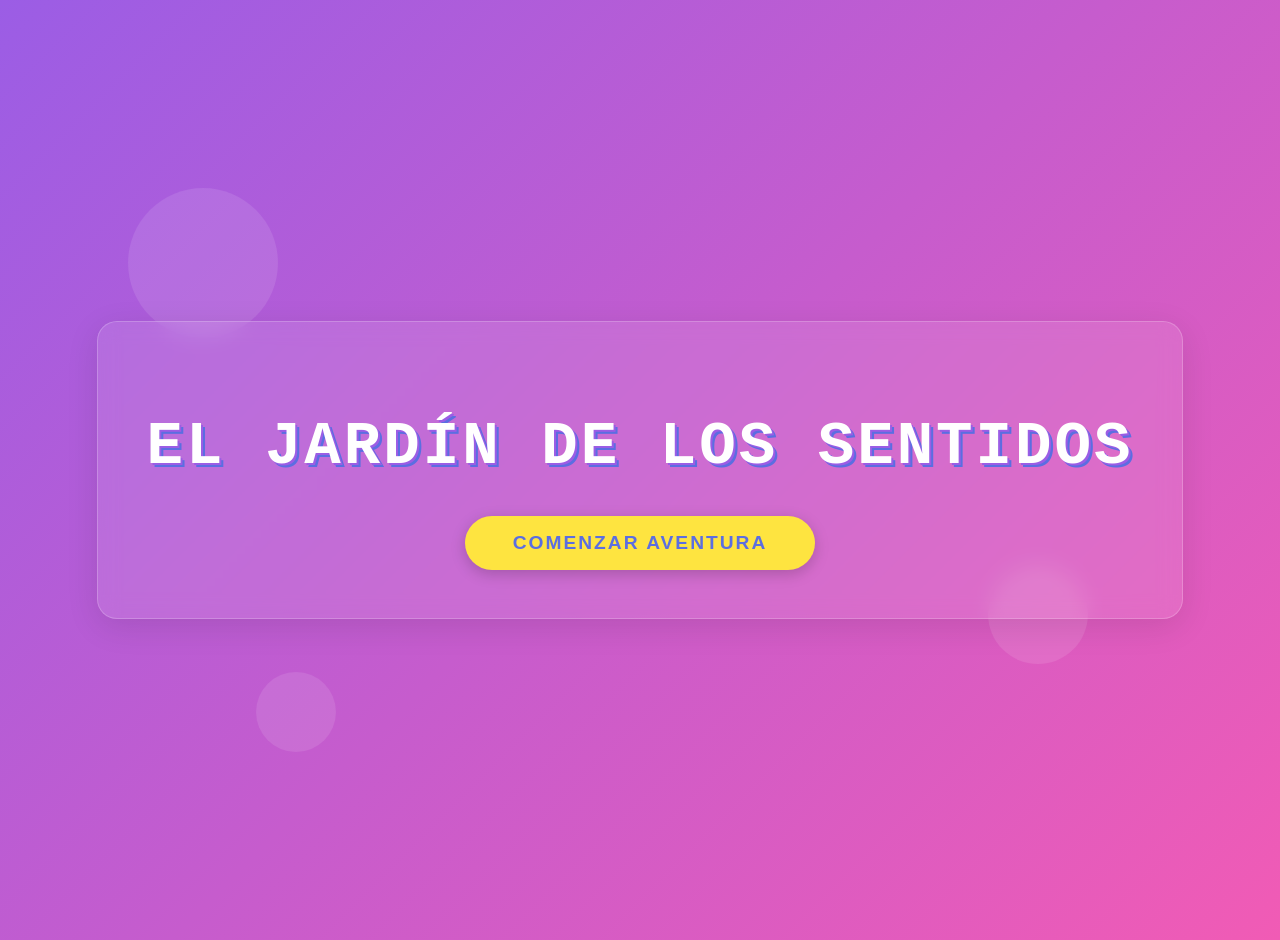
<file: Index.html>
<!DOCTYPE html>
<html lang="es">
<head>
  <meta charset="UTF-8">
  <title>El Jardín de los Sentidos</title>
  <link rel="stylesheet" href="retro-styles.css">
  <style>
    body {
      background: linear-gradient(135deg, #9B5DE5 0%, #F15BB5 100%);
      display: flex;
      flex-direction: column;
      justify-content: center;
      align-items: center;
      min-height: 100vh;
      margin: 0;
      padding: 20px;
      font-family: 'Courier New', monospace;
      position: relative;
    }

    .game-container {
      background: rgba(255, 255, 255, 0.1);
      backdrop-filter: blur(10px);
      padding: 3rem;
      border-radius: 20px;
      box-shadow: 0 8px 32px rgba(0, 0, 0, 0.1);
      text-align: center;
      border: 1px solid rgba(255, 255, 255, 0.2);
    }

    .index-title {
      font-size: 3.8em;
      color: #ffffff;
      margin-bottom: 2rem;
      letter-spacing: 3px;
      text-transform: uppercase;
      text-shadow: 
        2px 2px 0 #9B5DE5,
        4px 4px 0 #5B6EE1;
      line-height: 1.2;
    }

    .start-button {
      font-size: 1.2rem;
      padding: 1rem 3rem;
      background: #FEE440;
      color: #5B6EE1;
      border: none;
      border-radius: 50px;
      cursor: pointer;
      transition: all 0.3s ease;
      font-weight: bold;
      text-transform: uppercase;
      letter-spacing: 2px;
      box-shadow: 0 4px 15px rgba(0, 0, 0, 0.2);
    }

    .start-button:hover {
      transform: translateY(-2px);
      background: #ffffff;
      box-shadow: 0 6px 20px rgba(0, 0, 0, 0.25);
    }

    .start-button:active {
      transform: translateY(1px);
    }

    .background-shapes {
      position: absolute;
      top: 0;
      left: 0;
      width: 100%;
      height: 100%;
      overflow: hidden;
      z-index: -1;
    }

    .shape {
      position: absolute;
      background: rgba(255, 255, 255, 0.1);
      border-radius: 50%;
      animation: float 20s infinite;
    }

    .shape:nth-child(1) {
      width: 150px;
      height: 150px;
      top: 20%;
      left: 10%;
      animation-delay: 0s;
    }

    .shape:nth-child(2) {
      width: 100px;
      height: 100px;
      top: 60%;
      right: 15%;
      animation-delay: -5s;
    }

    .shape:nth-child(3) {
      width: 80px;
      height: 80px;
      bottom: 20%;
      left: 20%;
      animation-delay: -10s;
    }

    @keyframes float {
      0%, 100% {
        transform: translateY(0) rotate(0deg);
      }
      50% {
        transform: translateY(-20px) rotate(180deg);
      }
    }
  </style>
</head>
<body>
  <div class="background-shapes">
    <div class="shape"></div>
    <div class="shape"></div>
    <div class="shape"></div>
  </div>
  <div class="game-container">
    <h1 class="index-title">El Jardín de los Sentidos</h1>
    <button class="start-button" onclick="window.location.href='seleccion.html'">
      Comenzar Aventura
    </button>
  </div>
</body>
</html>
</file>
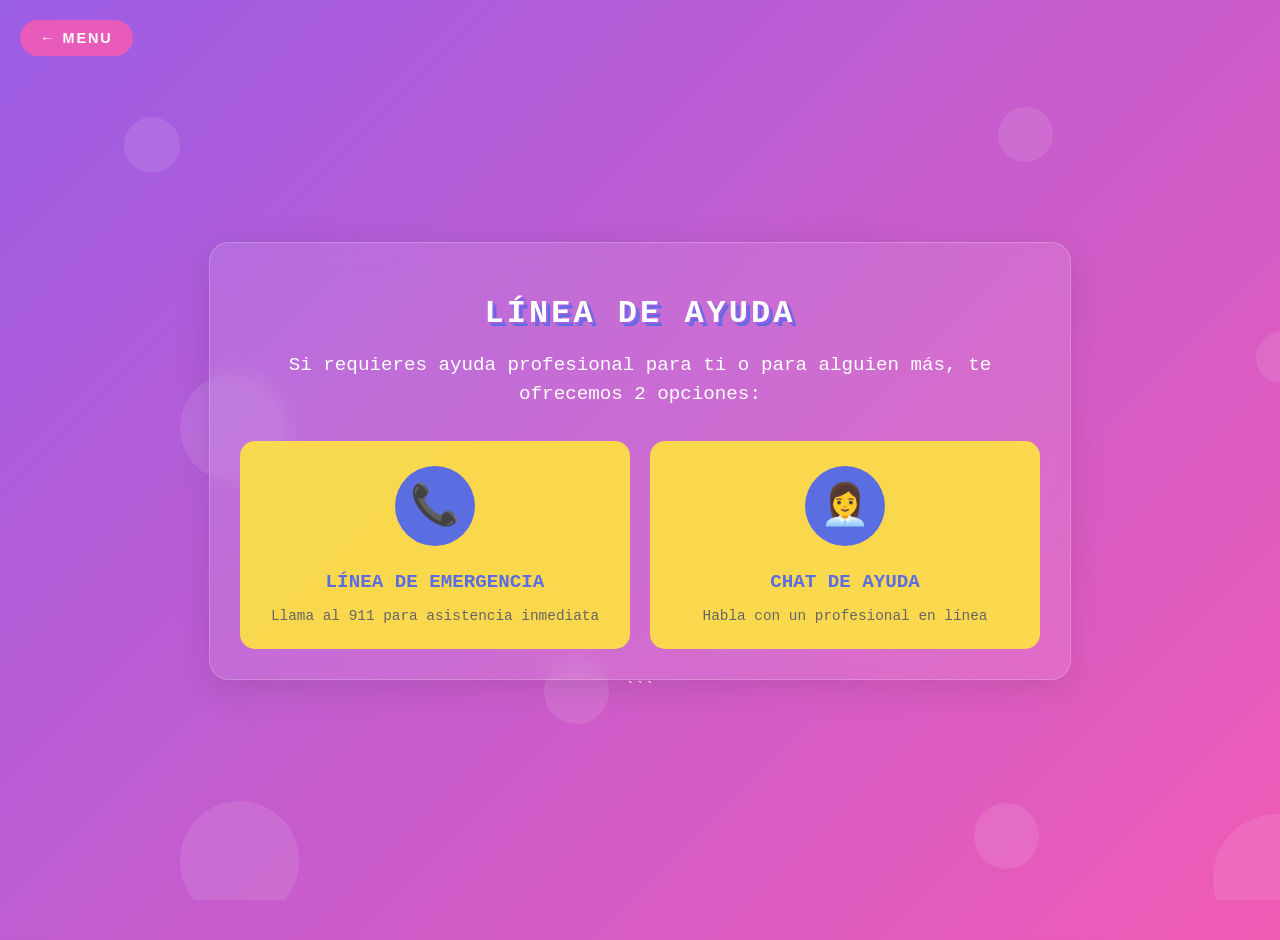
<file: ayuda.html>
<!DOCTYPE html>
<html lang="es">
<head>
    <meta charset="UTF-8">
    <title>Línea de Ayuda - El Jardín de los Sentidos</title>
    <link rel="stylesheet" href="retro-styles.css">
    <style>
        body {
            margin: 0;
            min-height: 100vh;
            background: linear-gradient(135deg, #9B5DE5, #F15BB5);
            display: flex;
            flex-direction: column;
            align-items: center;
            justify-content: center;
            font-family: 'Courier New', monospace;
            padding: 20px;
        }

        .help-container {
            width: 80%;
            max-width: 800px;
            background: rgba(255, 255, 255, 0.1);
            backdrop-filter: blur(10px);
            padding: 30px;
            border-radius: 20px;
            box-shadow: 0 8px 32px rgba(0, 0, 0, 0.1);
            border: 1px solid rgba(255, 255, 255, 0.2);
            text-align: center;
        }

        .help-title {
            color: #ffffff;
            font-size: 2em;
            text-transform: uppercase;
            text-shadow: 2px 2px 0 #9B5DE5, 4px 4px 0 #5B6EE1;
            margin-bottom: 1rem;
            letter-spacing: 3px;
        }

        .help-subtitle {
            color: #ffffff;
            font-size: 1.2em;
            margin-bottom: 2rem;
            line-height: 1.5;
        }

        .help-options {
            display: grid;
            grid-template-columns: repeat(auto-fit, minmax(250px, 1fr));
            gap: 20px;
            margin-top: 30px;
        }

        .help-card {
            background: rgba(254, 228, 64, 0.9);
            padding: 25px;
            border-radius: 15px;
            cursor: pointer;
            transition: all 0.3s ease;
            display: flex;
            flex-direction: column;
            align-items: center;
            gap: 15px;
        }

        .help-card:hover {
            transform: translateY(-5px);
            box-shadow: 0 15px 30px rgba(0, 0, 0, 0.2);
        }

        .help-icon {
            width: 80px;
            height: 80px;
            background: #5B6EE1;
            border-radius: 50%;
            display: flex;
            align-items: center;
            justify-content: center;
            font-size: 2.5em;
            color: white;
            margin-bottom: 10px;
        }

        .help-card h3 {
            color: #5B6EE1;
            margin: 0;
            font-size: 1.2em;
            text-transform: uppercase;
        }

        .help-card p {
            color: #666;
            margin: 0;
            font-size: 0.9em;
        }

        .menu-button {
            position: fixed;
            top: 20px;
            left: 20px;
            background: rgba(241, 91, 181, 0.9);
            color: white;
            padding: 10px 20px;
            border: none;
            border-radius: 30px;
            cursor: pointer;
            font-weight: bold;
            text-transform: uppercase;
            letter-spacing: 2px;
            font-size: 0.9em;
            transition: all 0.3s ease;
        }

        .menu-button:hover {
            transform: translateY(-2px);
            box-shadow: 0 6px 20px rgba(0, 0, 0, 0.25);
        }

        @keyframes float {
            0%, 100% {
                transform: translate(0, 0) rotate(0deg);
            }
            25% {
                transform: translate(10px, -20px) rotate(90deg);
            }
            50% {
                transform: translate(20px, 0) rotate(180deg);
            }
            75% {
                transform: translate(10px, 20px) rotate(270deg);
            }
        }

        .background-shapes {
            position: fixed;
            top: 0;
            left: 0;
            width: 100%;
            height: 100%;
            overflow: hidden;
            z-index: -1;
        }

        .shape {
            position: absolute;
            background: rgba(255, 255, 255, 0.1);
            border-radius: 50%;
            animation: float 20s infinite;
        }
    </style>
</head>
<body>
    <div class="background-shapes">
        <!-- Las burbujas se crearán dinámicamente con JavaScript -->
    </div>
    <button class="menu-button" onclick="window.location.href='menu.html'">← MENU</button>
    <div class="help-container">
        <h1 class="help-title">Línea de ayuda</h1>
        <p class="help-subtitle">Si requieres ayuda profesional para ti o para alguien más, te ofrecemos 2 opciones:</p>
        <div class="help-options">
            <div class="help-card" onclick="window.location.href='tel:911'">
                <div class="help-icon">📞</div>
                <h3>Línea de Emergencia</h3>
                <p>Llama al 911 para asistencia inmediata</p>
            </div>
            <div class="help-card" onclick="window.location.href='chat.html'">
                <div class="help-icon">👩‍💼</div>
                <h3>Chat de Ayuda</h3>
                <p>Habla con un profesional en línea</p>
            </div>
        </div>
    </div>
    <script>
        function createRandomShapes() {
            const container = document.querySelector('.background-shapes');
            const numberOfShapes = 10;

            for (let i = 0; i < numberOfShapes; i++) {
                const shape = document.createElement('div');
                shape.classList.add('shape');
                
                // Tamaño aleatorio entre 50px y 150px
                const size = Math.random() * 100 + 50;
                shape.style.width = `${size}px`;
                shape.style.height = `${size}px`;
                
                // Posición aleatoria
                shape.style.left = `${Math.random() * 100}%`;
                shape.style.top = `${Math.random() * 100}%`;
                
                // Retraso aleatorio en la animación
                shape.style.animationDelay = `${Math.random() * 5}s`;
                
                container.appendChild(shape);
            }
        }

        // Crear las burbujas cuando se carga la página
        window.addEventListener('load', createRandomShapes);
    </script>
</body>
</html>
```
</file>
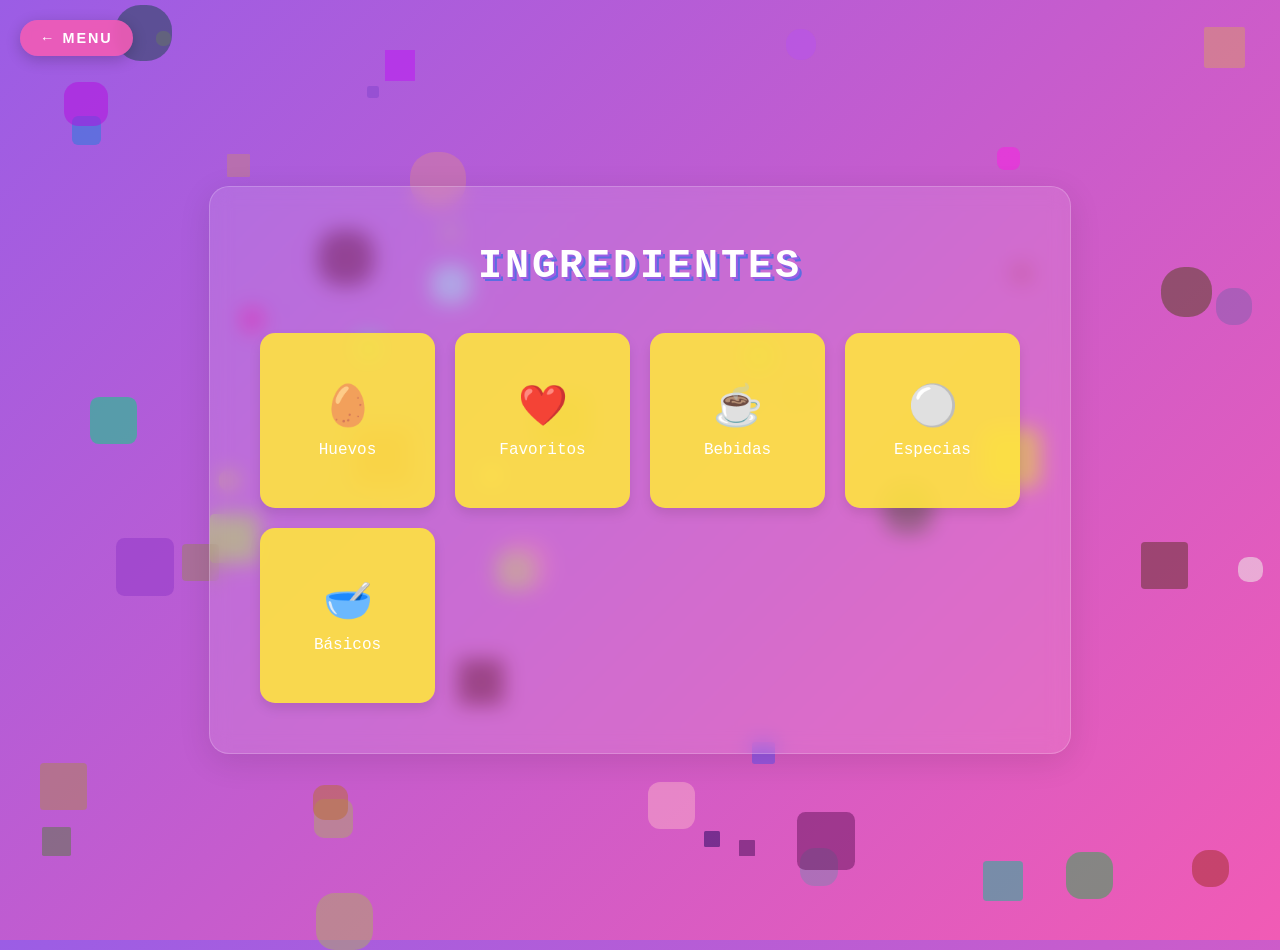
<file: ingredientes.html>
<!DOCTYPE html>
<html lang="es">
<head>
    <meta charset="UTF-8">
    <title>Ingredientes - El Jardín de los Sentidos</title>
    <link rel="stylesheet" href="retro-styles.css">
    <style>
        body {
            margin: 0;
            min-height: 100vh;
            background: linear-gradient(135deg, #9B5DE5, #F15BB5);
            display: flex;
            flex-direction: column;
            align-items: center;
            justify-content: center;
            font-family: 'Courier New', monospace;
            padding: 20px;
        }

        .ingredients-container {
            width: 80%;
            max-width: 800px;
            background: rgba(255, 255, 255, 0.1);
            backdrop-filter: blur(10px);
            padding: 30px;
            border-radius: 20px;
            box-shadow: 0 8px 32px rgba(0, 0, 0, 0.1);
            border: 1px solid rgba(255, 255, 255, 0.2);
        }

        .ingredients-title {
            color: #ffffff;
            font-size: 2.5em;
            text-align: center;
            text-transform: uppercase;
            text-shadow: 
                2px 2px 0 #9B5DE5,
                4px 4px 0 #5B6EE1;
            margin-bottom: 1.5rem;
            letter-spacing: 3px;
        }

        .ingredients-grid {
            display: grid;
            grid-template-columns: repeat(auto-fit, minmax(150px, 1fr));
            gap: 20px;
            padding: 20px;
        }

        .ingredient-card {
            background: rgba(254, 228, 64, 0.9);
            padding: 25px;
            border-radius: 15px;
            cursor: pointer;
            transition: all 0.3s ease;
            display: flex;
            flex-direction: column;
            align-items: center;
            justify-content: center;
            box-shadow: 0 6px 12px rgba(0, 0, 0, 0.1);
            aspect-ratio: 1;
        }

        .ingredient-card:hover {
            transform: translateY(-5px);
            box-shadow: 0 12px 24px rgba(0, 0, 0, 0.2);
        }

        .ingredient-icon {
            font-size: 2.5em;
            margin-bottom: 10px;
            color: #5B6EE1;
        }

        .menu-button {
            position: fixed;
            top: 20px;
            left: 20px;
            background: rgba(241, 91, 181, 0.9);
            color: white;
            padding: 10px 20px;
            border: none;
            border-radius: 30px;
            cursor: pointer;
            font-weight: bold;
            text-transform: uppercase;
            letter-spacing: 2px;
            font-size: 0.9em;
            backdrop-filter: blur(5px);
            box-shadow: 0 4px 15px rgba(0, 0, 0, 0.2);
            transition: all 0.3s ease;
        }

        .menu-button:hover {
            transform: translateY(-2px);
            box-shadow: 0 6px 20px rgba(0, 0, 0, 0.25);
        }
         @keyframes float {
            0%, 100% {
                transform: translate(0, 0) rotate(0deg);
            }
            25% {
                transform: translate(10px, -20px) rotate(90deg);
            }
            50% {
                transform: translate(20px, 0) rotate(180deg);
            }
            75% {
                transform: translate(10px, 20px) rotate(270deg);
            }
        }

        .modal {
            display: none;
            position: fixed;
            top: 0;
            left: 0;
            width: 100%;
            height: 100%;
            background: rgba(0, 0, 0, 0.8);
            z-index: 1000;
            opacity: 0;
            transition: opacity 0.3s ease;
            pointer-events: none;
        }

        .modal.active {
            display: flex;
            justify-content: center;
            align-items: center;
            opacity: 1;
            pointer-events: all;
        }

        .modal-content {
            background: linear-gradient(135deg, rgba(255, 255, 255, 0.95), rgba(255, 255, 255, 0.85));
            width: 90%;
            max-width: 500px;
            border-radius: 30px;
            padding: 20px;
            position: relative;
            backdrop-filter: blur(10px);
            box-shadow: 0 15px 30px rgba(0, 0, 0, 0.2);
            border: 1px solid rgba(255, 255, 255, 0.3);
            transform: scale(0.8);
            opacity: 0;
            transition: all 0.3s cubic-bezier(0.4, 0, 0.2, 1);
        }

        .modal.active .modal-content {
            transform: scale(1);
            opacity: 1;
        }

        .ingredient-header {
            display: flex;
            align-items: flex-start;
            gap: 15px;
            margin-bottom: 15px;
            padding: 10px;
            background: rgba(91, 110, 225, 0.1);
            border-radius: 20px;
        }

        .ingredient-image {
            width: 150px;
            height: auto;
            border-radius: 15px;
            box-shadow: 0 8px 20px rgba(0, 0, 0, 0.15);
            transition: transform 0.3s ease;
        }

        .ingredient-image:hover {
            transform: scale(1.05);
        }

        .ingredient-details h2 {
            color: #5B6EE1;
            font-size: 1.5em;
            margin-bottom: 8px;
            text-transform: uppercase;
            transition: color 0.3s ease;
        }

        .ingredient-details h2:hover {
            color: #4a5bc9;
        }

        .ingredient-description {
            color: #666;
            font-size: 0.9em;
            line-height: 1.4;
            margin-bottom: 15px;
            animation: fadeIn 0.5s ease forwards;
        }

        .ingredients-list {
            background: rgba(255, 255, 255, 0.5);
            padding: 15px;
            border-radius: 15px;
            margin-top: 15px;
            animation: fadeIn 0.5s ease forwards;
            animation-delay: 0.2s;
            opacity: 0;
        }

        .ingredients-list h3 {
            color: #5B6EE1;
            font-size: 1.2em;
            margin-bottom: 8px;
        }

        .ingredients-list ul {
            list-style: none;
            padding: 0;
        }

        .ingredients-list li {
            color: #666;
            font-size: 0.9em;
            padding: 4px 0;
            border-bottom: 1px solid rgba(0, 0, 0, 0.1);
            transition: all 0.2s ease;
        }

        .ingredients-list li:hover {
            background: rgba(91, 110, 225, 0.1);
            padding-left: 10px;
        }

        .close-modal {
            position: absolute;
            top: 10px;
            right: 10px;
            background: none;
            border: none;
            font-size: 20px;
            cursor: pointer;
            color: #5B6EE1;
            transition: all 0.3s ease;
        }

        .close-modal:hover {
            transform: rotate(90deg);
            color: #F15BB5;
        }

        @keyframes fadeIn {
            from {
                opacity: 0;
                transform: translateY(-20px);
            }
            to {
                opacity: 1;
                transform: translateY(0);
            }
        }
    </style>
</head>
<body>
    <div class="background-shapes">
        <!-- Las burbujas se crearán dinámicamente con JavaScript -->
    </div>
    <button class="menu-button" onclick="window.location.href='menu.html'">← MENU</button>
    <div class="ingredients-container">
        <h1 class="ingredients-title">Ingredientes</h1>
        <div class="ingredients-grid">
            <div class="ingredient-card">
                <div class="ingredient-icon">🥚</div>
                <span>Huevos</span>
            </div>
            <div class="ingredient-card">
                <div class="ingredient-icon">❤️</div>
                <span>Favoritos</span>
            </div>
            <div class="ingredient-card">
                <div class="ingredient-icon">☕</div>
                <span>Bebidas</span>
            </div>
            <div class="ingredient-card">
                <div class="ingredient-icon">⚪</div>
                <span>Especias</span>
            </div>
            <div class="ingredient-card">
                <div class="ingredient-icon">🥣</div>
                <span>Básicos</span>
            </div>
        </div>
    </div>
    <div class="modal" id="ingredientModal">
        <div class="modal-content">
            <button class="close-modal" onclick="closeModal()">&times;</button>
            <div class="ingredient-header">
                <img src="huevo.jpg" alt="Huevo" class="ingredient-image">
                <div class="ingredient-details">
                    <h2>Huevo</h2>
                    <p class="ingredient-description">Es un delicioso desayuno o ¿no?... un falso huevo con cascara de chocolate, una clara con sabor mousse y una yema con textura de pastelera por fuera y un relleno líquido de frutos amarillos.</p>
                </div>
            </div>
            <div class="ingredients-list">
                <h3>Ingredientes</h3>
                <ul>
                    <li>Chocolate amargo del 58%</li>
                    <li>Colorantes con manteca de cacao (piel, blanco y café)</li>
                    <li>Huevos</li>
                    <li>Azúcar</li>
                    <li>Agua</li>
                    <li>Mousse de yogur</li>
                    <li>Yogur neutro</li>
                    <li>Crema de leche</li>
                    <li>Gelatina sin sabor</li>
                </ul>
            </div>
        </div>
    </div>
    <script>
        function createRandomShapes() {
            const shapesContainer = document.querySelector('.background-shapes');
            for (let i = 0; i < 50; i++) {
                const shape = document.createElement('div');
                shape.className = 'shape';
                const size = Math.random() * 50 + 10;
                shape.style.width = `${size}px`;
                shape.style.height = `${size}px`;
                shape.style.borderRadius = `${Math.random() * 50}%`;
                shape.style.background = `rgba(${Math.random() * 255}, ${Math.random() * 255}, ${Math.random() * 255}, 0.5)`;
                shape.style.position = 'absolute';
                shape.style.top = `${Math.random() * 100}%`;
                shape.style.left = `${Math.random() * 100}%`;
                shape.style.animation = `float ${Math.random() * 5 + 5}s ease-in-out infinite`;
                shapesContainer.appendChild(shape);
            }
        }
        createRandomShapes();

        document.querySelector('.ingredient-card').onclick = showIngredientModal;

        function showIngredientModal() {
            const modal = document.getElementById('ingredientModal');
            modal.style.display = 'flex';
            requestAnimationFrame(() => {
                modal.classList.add('active');
            });
        }

        function closeModal() {
            const modal = document.getElementById('ingredientModal');
            modal.classList.remove('active');
            modal.addEventListener('transitionend', function handler() {
                modal.style.display = 'none';
                modal.removeEventListener('transitionend', handler);
            });
        }

        document.getElementById('ingredientModal').addEventListener('click', function(e) {
            if (e.target === this) {
                closeModal();
            }
        });

        document.querySelector('.modal-content').addEventListener('click', function(e) {
            e.stopPropagation();
        });
    </script>
</body>
</html>
</file>
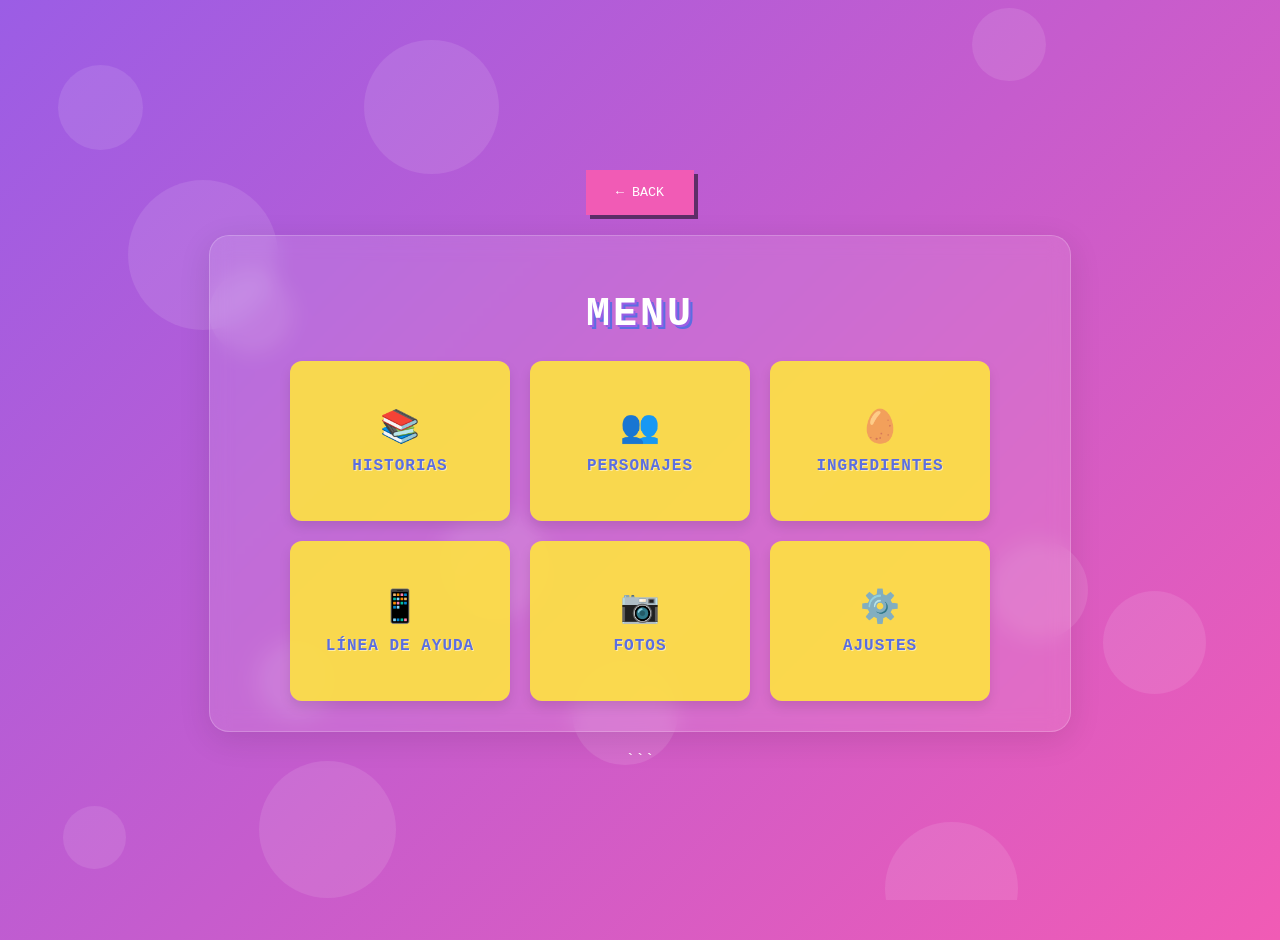
<file: menu.html>
<!DOCTYPE html>
<html lang="es">
<head>
    <meta charset="UTF-8">
    <title>Menú - El Jardín de los Sentidos</title>
    <link rel="stylesheet" href="retro-styles.css">
    <style>
        body {
            margin: 0;
            min-height: 100vh;
            background: linear-gradient(135deg, #9B5DE5, #F15BB5);
            display: flex;
            flex-direction: column;
            align-items: center;
            justify-content: center;
            font-family: 'Courier New', monospace;
            padding: 20px;
        }

        .retro-container {
            background: rgba(255, 255, 255, 0.1);
            backdrop-filter: blur(10px);
            padding: 30px;
            border-radius: 20px;
            box-shadow: 0 8px 32px rgba(0, 0, 0, 0.1);
            border: 1px solid rgba(255, 255, 255, 0.2);
            width: 80%;
            max-width: 800px;
        }

        .retro-title {
            color: #ffffff;
            font-size: 2.5em;
            text-align: center;
            text-transform: uppercase;
            text-shadow: 
                2px 2px 0 #9B5DE5,
                4px 4px 0 #5B6EE1;
            margin-bottom: 1.5rem;
            letter-spacing: 3px;
        }

        .menu-grid {
            display: grid;
            grid-template-columns: repeat(3, 1fr);
            gap: 20px;
            max-width: 700px;
            margin: 1.5rem auto 0;
        }

        .menu-item {
            background: rgba(254, 228, 64, 0.9);
            padding: 20px;
            border-radius: 12px;
            cursor: pointer;
            transition: all 0.3s ease;
            min-height: 120px;
            display: flex;
            flex-direction: column;
            align-items: center;
            justify-content: center;
            box-shadow: 0 6px 12px rgba(0, 0, 0, 0.1);
        }

        .menu-item:hover {
            transform: translateY(-10px);
            box-shadow: 0 15px 30px rgba(0, 0, 0, 0.2);
        }

        .icon {
            font-size: 2rem;
            margin-bottom: 10px;
            color: #5B6EE1;
        }

        span {
            color: #5B6EE1;
            font-size: 1em;
            text-transform: uppercase;
            text-shadow: 1px 1px 0 rgba(255,255,255,0.5);
        }

        .menu-item span {
            color: #5B6EE1;
            font-size: 1em;
            font-weight: bold;
            text-transform: uppercase;
            letter-spacing: 1px;
        }
       .background-shapes {
        position: absolute;
        top: 0;
        left: 0;
        width: 100%;
        height: 100%;
        overflow: hidden;
        z-index: -1;
    }

    .shape {
        position: absolute;
        background: rgba(255, 255, 255, 0.1);
        border-radius: 50%;
        animation: float 20s infinite;
    }

    .shape:nth-child(1) {
        width: 150px;
        height: 150px;
        top: 20%;
        left: 10%;
        animation-delay: 0s;
    }

    .shape:nth-child(2) {
        width: 100px;
        height: 100px;
        top: 60%;
        right: 15%;
        animation-delay: -5s;
    }

    .shape:nth-child(3) {
        width: 80px;
        height: 80px;
        bottom: 20%;
        left: 20%;
        animation-delay: -10s;
    }


    @keyframes float {
        0%, 100% {
            transform: translate(0, 0) rotate(0deg);
        }
        25% {
            transform: translate(10px, -20px) rotate(90deg);
        }
        50% {
            transform: translate(20px, 0) rotate(180deg);
        }
        75% {
            transform: translate(10px, 20px) rotate(270deg);
        }
    }
    </style>
</head>
<body>
    <div class="background-shapes">
        <div class="shape"></div>
        <div class="shape"></div>
        <div class="shape"></div>
    </div>
    <button class="retro-button" onclick="window.location.href='seleccion.html'">← Back</button>
    <div class="retro-container">
        <h1 class="retro-title">MENU</h1>
        <div class="menu-grid">
            <div class="menu-item" onclick="window.location.href='mansion.html'">
                <div class="icon">📚</div>
                <span>Historias</span>
            </div>
            <div class="menu-item" onclick="window.location.href='personajes.html'">
                <div class="icon">👥</div>
                <span>Personajes</span>
            </div>
            <div class="menu-item" onclick="window.location.href='ingredientes.html'">
                <div class="icon">🥚</div>
                <span>ingredientes</span>
            </div>
            <div class="menu-item" onclick="window.location.href='ayuda.html'">
                <div class="icon">📱</div>
                <span>Línea de Ayuda</span>
            </div>
            <div class="menu-item">
                <div class="icon">📷</div>
                <span>Fotos</span>
            </div>
            <div class="menu-item">
                <div class="icon">⚙️</div>
                <span>Ajustes</span>
            </div>
        </div>
    </div>
    <script>
        function createRandomShapes() {
        const container = document.querySelector('.background-shapes');
        const numberOfShapes = 10; // Puedes ajustar el número de burbujas

        for (let i = 0; i < numberOfShapes; i++) {
            const shape = document.createElement('div');
            shape.className = 'shape';
            
            // Tamaño aleatorio entre 30px y 150px
            const size = Math.random() * 120 + 30;
            shape.style.width = `${size}px`;
            shape.style.height = `${size}px`;
            
            // Posición aleatoria
            shape.style.left = `${Math.random() * 100}%`;
            shape.style.top = `${Math.random() * 100}%`;
            
            // Retraso aleatorio en la animación
            shape.style.animationDelay = `${Math.random() * -20}s`;
            
            container.appendChild(shape);
        }
    }

    // Llamar a la función cuando se carga la página
    window.onload = createRandomShapes;
</script>
</body>
</html>
```
</file>
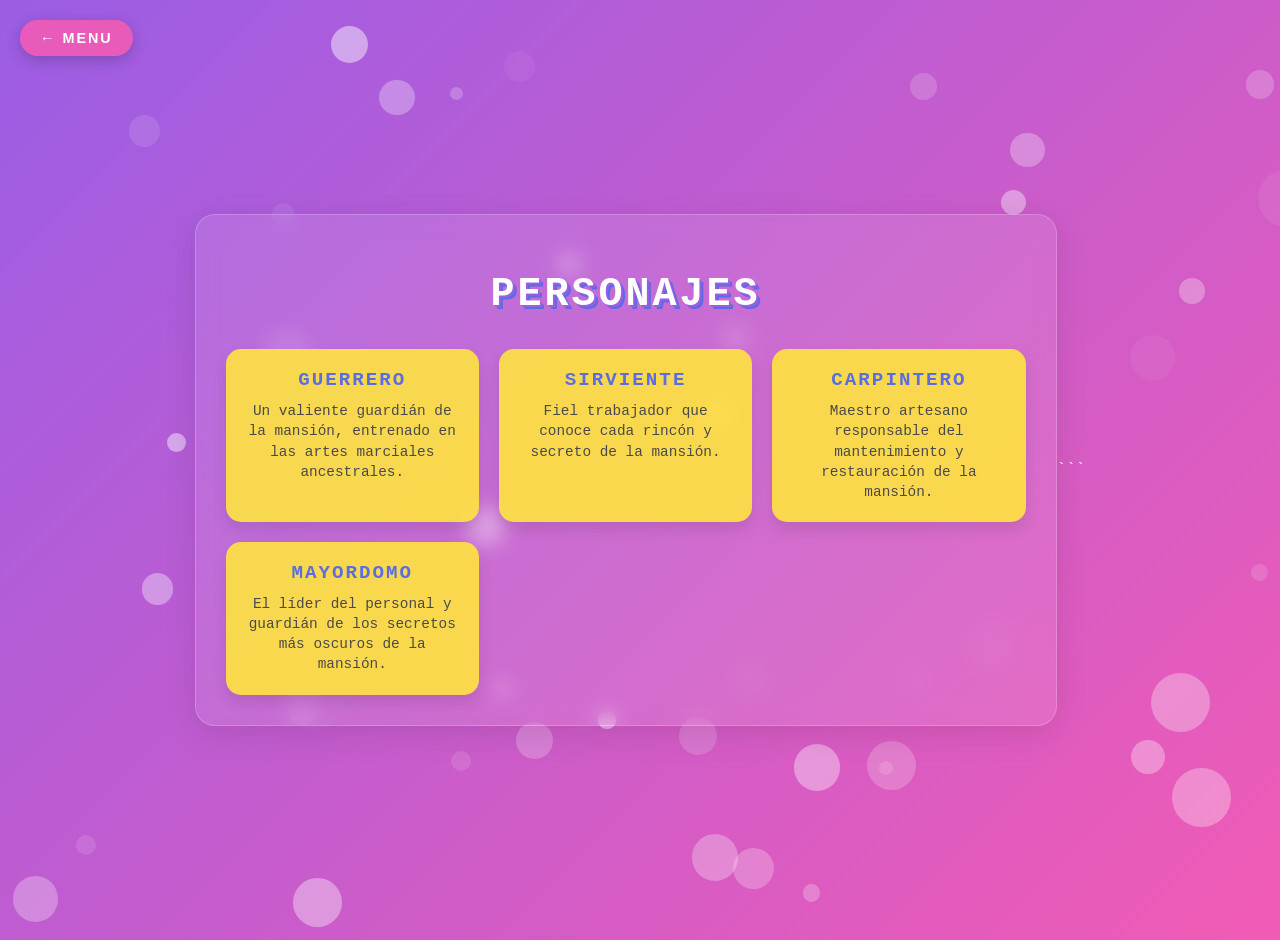
<file: personajes.html>
<!DOCTYPE html>
<html lang="es">
<head>
    <meta charset="UTF-8">
    <title>Personajes - La Mansión de las Sombras</title>
    <link rel="stylesheet" href="retro-styles.css">
    <style>
        body {
            margin: 0;
            min-height: 100vh;
            background: linear-gradient(135deg, #9B5DE5, #F15BB5);
            display: flex;
            align-items: center;
            justify-content: center;
            font-family: 'Courier New', monospace;
            padding: 20px;
        }

        .characters-container {
            width: 80%;
            max-width: 800px;
            background: rgba(255, 255, 255, 0.1);
            backdrop-filter: blur(10px);
            padding: 30px;
            border-radius: 20px;
            box-shadow: 0 8px 32px rgba(0, 0, 0, 0.1);
            border: 1px solid rgba(255, 255, 255, 0.2);
        }

        .characters-title {
            color: #ffffff;
            font-size: 2.5em;
            text-align: center;
            margin-bottom: 2rem;
            text-transform: uppercase;
            text-shadow: 
                2px 2px 0 #9B5DE5,
                4px 4px 0 #5B6EE1;
            letter-spacing: 3px;
        }

        .characters-grid {
            display: grid;
            grid-template-columns: repeat(auto-fit, minmax(200px, 1fr));
            gap: 20px;
            margin-top: 2rem;
        }

        .character-card {
            background: rgba(254, 228, 64, 0.9);
            padding: 20px;
            border-radius: 15px;
            cursor: pointer;
            transition: all 0.3s ease;
            box-shadow: 0 8px 15px rgba(0, 0, 0, 0.1);
            text-align: center;
        }

        .character-card:hover {
            transform: translateY(-5px);
            box-shadow: 0 15px 30px rgba(0, 0, 0, 0.2);
        }

        .character-name {
            color: #5B6EE1;
            font-size: 1.2em;
            font-weight: bold;
            margin-bottom: 10px;
            text-transform: uppercase;
            letter-spacing: 2px;
        }

        .character-description {
            color: #4a4a4a;
            font-size: 0.9em;
            line-height: 1.4;
        }

        .menu-button {
            position: fixed;
            top: 20px;
            left: 20px;
            background: rgba(241, 91, 181, 0.9);
            color: white;
            padding: 10px 20px;
            border: none;
            border-radius: 30px;
            cursor: pointer;
            font-weight: bold;
            text-transform: uppercase;
            letter-spacing: 2px;
            font-size: 0.9em;
            backdrop-filter: blur(5px);
            box-shadow: 0 4px 15px rgba(0, 0, 0, 0.2);
            transition: all 0.3s ease;
        }

        .menu-button:hover {
            transform: translateY(-2px);
            box-shadow: 0 6px 20px rgba(0, 0, 0, 0.25);
        }

        .modal {
            display: none;
            position: fixed;
            top: 0;
            left: 0;
            width: 100%;
            height: 100%;
            background: rgba(0, 0, 0, 0.8);
            z-index: 1000;
            opacity: 0;
            transition: opacity 0.3s ease;
            pointer-events: none;
        }

        .modal.active {
            display: flex;
            justify-content: center;
            align-items: center;
            opacity: 1;
            pointer-events: all;
        }

        .modal-content {
            background: linear-gradient(135deg, rgba(255, 255, 255, 0.95), rgba(255, 255, 255, 0.85));
            width: 90%;
            max-width: 600px;
            border-radius: 30px;
            padding: 30px;
            position: relative;
            backdrop-filter: blur(10px);
            box-shadow: 0 15px 30px rgba(0, 0, 0, 0.2);
            border: 1px solid rgba(255, 255, 255, 0.3);
        }

        .close-modal {
            position: absolute;
            top: 20px;
            right: 20px;
            background: rgba(91, 110, 225, 0.1);
            border: none;
            font-size: 24px;
            cursor: pointer;
            color: #5B6EE1;
            width: 40px;
            height: 40px;
            border-radius: 50%;
            display: flex;
            align-items: center;
            justify-content: center;
            transition: all 0.3s ease;
        }

        .close-modal:hover {
            background: rgba(91, 110, 225, 0.2);
            transform: rotate(90deg);
        }

        .character-image {
            width: 180px;
            height: auto;
            border-radius: 15px;
            box-shadow: 0 8px 20px rgba(0, 0, 0, 0.15);
            transition: transform 0.3s ease;
        }

        .character-image:hover {
            transform: scale(1.05);
        }

        .character-header {
            display: flex;
            align-items: flex-start;
            gap: 25px;
            margin-bottom: 30px;
            padding: 15px;
            background: rgba(91, 110, 225, 0.1);
            border-radius: 20px;
        }

        .character-header h2 {
            color: #5B6EE1;
            font-size: 2em;
            margin-bottom: 10px;
            text-transform: uppercase;
            letter-spacing: 2px;
            text-shadow: 2px 2px 4px rgba(0, 0, 0, 0.1);
        }

        .character-description p {
            color: #666;
            font-size: 1.1em;
            line-height: 1.8;
            margin-bottom: 15px;
        }

        .info-buttons {
            display: flex;
            flex-wrap: wrap;
            gap: 8px;
            justify-content: center;
            margin: 20px 0;
            padding: 10px;
            background: rgba(255, 255, 255, 0.5);
            border-radius: 15px;
        }

        .info-button {
            background: linear-gradient(135deg, #5B6EE1, #4a5bc9);
            color: white;
            border: none;
            padding: 8px 16px;
            border-radius: 25px;
            cursor: pointer;
            font-size: 0.85em;
            font-weight: bold;
            text-transform: uppercase;
            letter-spacing: 1px;
            transition: all 0.3s ease;
            box-shadow: 0 4px 15px rgba(0, 0, 0, 0.1);
        }

        .info-button:hover {
            transform: translateY(-3px);
            box-shadow: 0 6px 20px rgba(91, 110, 225, 0.3);
            background: linear-gradient(135deg, #4a5bc9, #3a4bb9);
        }

        .character-info {
            margin-top: 20px;
            color: #4a4a4a;
            background: rgba(255, 255, 255, 0.8);
            padding: 20px;
            border-radius: 15px;
            line-height: 1.8;
            font-size: 1em;
            box-shadow: 0 4px 15px rgba(0, 0, 0, 0.05);
        }

        @keyframes float {
            0%, 100% {
                transform: translate(0, 0) rotate(0deg);
            }
            25% {
                transform: translate(10px, -20px) rotate(90deg);
            }
            50% {
                transform: translate(20px, 0) rotate(180deg);
            }
            75% {
                transform: translate(10px, 20px) rotate(270deg);
            }
        }

        .shape {
            position: absolute;
            background: rgba(255, 255, 255, 0.1);
            border-radius: 50%;
            animation: float 20s infinite;
        }
    </style>
</head>
<body>
    <div class="background-shapes">
        <!-- Las burbujas se crearán dinámicamente con JavaScript -->
    </div>
    <button class="menu-button" onclick="window.location.href='menu.html'">← MENU</button>
    <div class="characters-container">
        <h1 class="characters-title">Personajes</h1>
        <div class="characters-grid">
            <div class="character-card" onclick="showCharacterModal()">
                <div class="character-name">Guerrero</div>
                <div class="character-description">
                    Un valiente guardián de la mansión, entrenado en las artes marciales ancestrales.
                </div>
            </div>
            <div class="character-card">
                <div class="character-name">Sirviente</div>
                <div class="character-description">
                    Fiel trabajador que conoce cada rincón y secreto de la mansión.
                </div>
            </div>
            <div class="character-card">
                <div class="character-name">Carpintero</div>
                <div class="character-description">
                    Maestro artesano responsable del mantenimiento y restauración de la mansión.
                </div>
            </div>
            <div class="character-card">
                <div class="character-name">Mayordomo</div>
                <div class="character-description">
                    El líder del personal y guardián de los secretos más oscuros de la mansión.
                </div>
            </div>
        </div>
    </div>
    <div class="modal" id="characterModal">
        <div class="modal-content">
            <button class="close-modal" onclick="closeModal()">&times;</button>
            <div class="character-header">
                <img src="boudica.jpeg" alt="Boudica" class="character-image">
                <div class="character-description">
                    <h2>Boudica</h2>
                    <p id="significado">Significado: Boudica fue una reina guerrera de los icenos, que acaudilló a varias tribus britanas...</p>
                    <p id="rol">Rol en la mansión: Es un caballero, protege el castillo...</p>
                    <p>Representa: La depresión y ansiedad.</p>
                </div>
            </div>
            <div class="info-buttons">
                <button class="info-button" onclick="showInfo('sintomas')">Síntomas</button>
                <button class="info-button" onclick="showInfo('causas')">Causas</button>
                <button class="info-button" onclick="showInfo('queSeSiente')">¿Qué se siente?</button>
                <button class="info-button" onclick="showInfo('queHacer')">¿Qué hacer?</button>
                <button class="info-button" onclick="showInfo('noIdentificacion')">No me identifico</button>
                <button class="info-button" onclick="showInfo('recomendaciones')">Recomendaciones</button>
            </div>
            <div class="character-info" id="infoContent"></div>
        </div>
    </div>
    <script>
        function createRandomShapes() {
            const shapesContainer = document.querySelector('.background-shapes');
            for (let i = 0; i < 50; i++) {
                const shape = document.createElement('div');
                shape.style.position = 'absolute';
                shape.style.width = `${Math.random() * 50 + 10}px`;
                shape.style.height = shape.style.width;
                shape.style.borderRadius = '50%';
                shape.style.background = `rgba(255, 255, 255, ${Math.random() * 0.5})`;
                shape.style.top = `${Math.random() * 100}%`;
                shape.style.left = `${Math.random() * 100}%`;
                shape.style.animation = `float ${Math.random() * 5 + 5}s ease-in-out infinite`;
                shapesContainer.appendChild(shape);
            }
        }

        createRandomShapes();

        const characterInfo = {
            sintomas: "La depresión puede verse en pequeñas cosas, como levantarse sin ánimos...",
            causas: "Esto puede ser producto de situaciones de estrés constantes...",
            queSeSiente: "Al igual que Boudica no es de la noche a la mañana...",
            queHacer: "Si has presentado alguno de estos síntomas busca ayuda...",
            noIdentificacion: "En caso de que veas estos síntomas o reacciones en alguien que conozcas...",
            recomendaciones: "● Recuerda que la depresión no es algo que se pueda curar con un medicamento...\n● Si sufres un ataque de pánico controla tu respiración..."
        };

        function showCharacterModal() {
            const modal = document.getElementById('characterModal');
            modal.style.display = 'flex';
            setTimeout(() => {
                modal.classList.add('active');
            }, 10);
        }

        function closeModal() {
            const modal = document.getElementById('characterModal');
            modal.classList.remove('active');
            setTimeout(() => {
                modal.style.display = 'none';
            }, 300);
        }

        // Cerrar el modal al hacer clic fuera del contenido
        document.getElementById('characterModal').addEventListener('click', function(e) {
            if (e.target === this) {
                closeModal();
            }
        });

        function showInfo(section) {
            const infoContent = document.getElementById('infoContent');
            const text = characterInfo[section];
            
            // Formatear el texto con saltos de línea HTML
            infoContent.innerHTML = text.split('\n').map(line => {
                // Si la línea comienza con ●, la convertimos en un elemento de lista
                if (line.trim().startsWith('●')) {
                    return `<li>${line.trim().substring(1)}</li>`;
                }
                return `<p>${line}</p>`;
            }).join('');
        }
    </script>
</body>
</html>
```
</file>
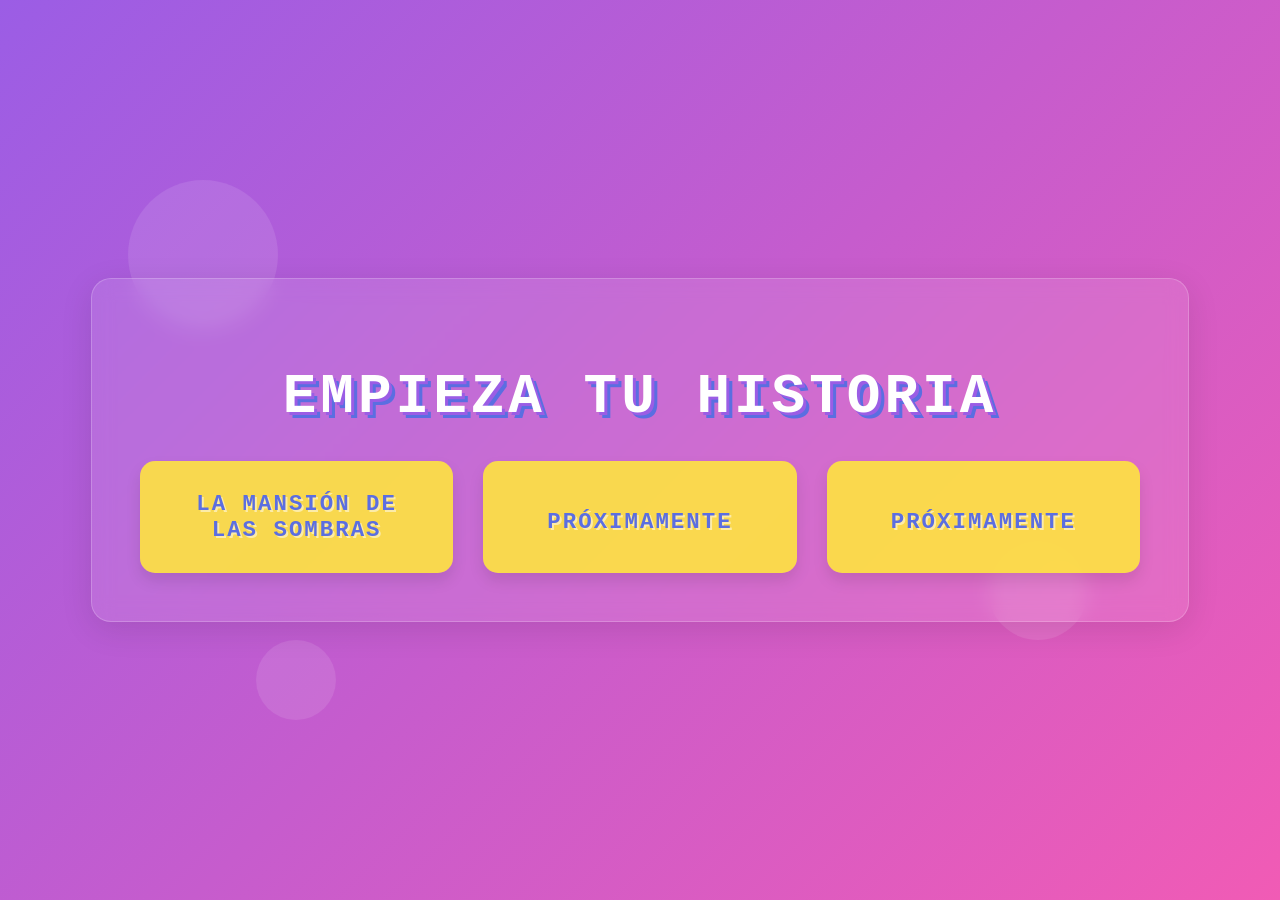
<file: seleccion.html>
<!DOCTYPE html>
<html lang="es">
<head>
    <meta charset="UTF-8">
    <title>Selección de Historia</title>
    <style>
        body {
            margin: 0;
            min-height: 100vh;
            background: linear-gradient(135deg, #9B5DE5, #F15BB5);
            display: flex;
            flex-direction: column;
            align-items: center;
            justify-content: center;
            font-family: 'Courier New', monospace;
        }

        .container {
            background: rgba(255, 255, 255, 0.1);
            backdrop-filter: blur(10px);
            padding: 3rem;
            border-radius: 20px;
            box-shadow: 0 8px 32px rgba(0, 0, 0, 0.1);
            text-align: center;
            border: 1px solid rgba(255, 255, 255, 0.2);
        }

        .historias-grid {
            display: grid;
            grid-template-columns: repeat(3, 1fr);
            gap: 30px;
            max-width: 1000px;
            margin-top: 2rem;
        }

        .historia-card {
            background: rgba(254, 228, 64, 0.9);
            padding: 30px;
            border-radius: 15px;
            cursor: pointer;
            transition: all 0.3s ease;
            box-shadow: 0 8px 15px rgba(0, 0, 0, 0.1);
        }

        .historia-card:hover {
            transform: translateY(-10px);
            box-shadow: 0 15px 30px rgba(0, 0, 0, 0.2);
        }

        .historia-title {
            color: #5B6EE1;
            font-size: 1.4em;
            font-weight: bold;
            text-transform: uppercase;
            text-shadow: 2px 2px 0 rgba(255,255,255,0.5);
            letter-spacing: 2px;
        }

        .retro-title {
            color: #ffffff;
            font-size: 3.5em;
            text-transform: uppercase;
            text-shadow: 
                3px 3px 0 #9B5DE5,
                6px 6px 0 #5B6EE1;
            margin-bottom: 2rem;
            letter-spacing: 4px;
        }

        .background-shapes {
            position: absolute;
            top: 0;
            left: 0;
            width: 100%;
            height: 100%;
            overflow: hidden;
            z-index: -1;
        }

        .shape {
            position: absolute;
            background: rgba(255, 255, 255, 0.1);
            border-radius: 50%;
            animation: float 20s infinite;
        }

        .shape:nth-child(1) {
            width: 150px;
            height: 150px;
            top: 20%;
            left: 10%;
            animation-delay: 0s;
        }

        .shape:nth-child(2) {
            width: 100px;
            height: 100px;
            top: 60%;
            right: 15%;
            animation-delay: -5s;
        }

        .shape:nth-child(3) {
            width: 80px;
            height: 80px;
            bottom: 20%;
            left: 20%;
            animation-delay: -10s;
        }

        @keyframes float {
            0%, 100% {
                transform: translateY(0) rotate(0deg);
            }
            50% {
                transform: translateY(-20px) rotate(180deg);
            }
        }
    </style>
</head>
<body>
    <div class="background-shapes">
        <div class="shape"></div>
        <div class="shape"></div>
        <div class="shape"></div>
    </div>
    <div class="container">
        <h1 class="retro-title">EMPIEZA TU HISTORIA</h1>
        <div class="historias-grid">
            <div class="historia-card" onclick="window.location.href='menu.html'">
                <div class="historia-title">LA MANSIÓN DE LAS SOMBRAS</div>
            </div>
            <div class="historia-card">
                <br>
                <div class="historia-title">PRÓXIMAMENTE</div>
            </div>
            <div class="historia-card">
                <br>
                <div class="historia-title">PRÓXIMAMENTE</div>
            </div>
        </div>
    </div>
</body>
</html>
</file>
<file: retro-styles.css>
:root {
  --primary-color: #9B5DE5;    /* Morado */
  --secondary-color: #5B6EE1;  /* Azul */
  --accent-color: #F15BB5;     /* Rosa */
  --highlight-color: #FEE440;  /* Amarillo */
  --tertiary-color: #00BBF9;   /* Azul claro */
  --text-color: #ffffff;
  --pixel-border: 4px;
  --main-font: 'Courier New', monospace;
}

body {
  margin: 0;
  min-height: 100vh;
  background: var(--primary-color);
  background-image: linear-gradient(45deg, var(--primary-color) 25%, transparent 25%),
                    linear-gradient(-45deg, var(--primary-color) 25%, transparent 25%),
                    linear-gradient(45deg, transparent 75%, var(--primary-color) 75%),
                    linear-gradient(-45deg, transparent 75%, var(--primary-color) 75%);
  background-size: 20px 20px;
  font-family: var(--main-font);
  color: var(--text-color);
}

.retro-container {
  background: var(--secondary-color);
  border: var(--pixel-border) solid var(--text-color);
  box-shadow: 8px 8px 0 rgba(0, 0, 0, 0.5);
  padding: 20px;
  margin: 20px;
}

.retro-button {
  background: var(--accent-color);
  border: none;
  padding: 15px 30px;
  color: var(--text-color);
  font-family: var(--main-font);
  text-transform: uppercase;
  cursor: pointer;
  position: relative;
  box-shadow: 4px 4px 0 rgba(0, 0, 0, 0.5);
  transition: all 0.1s ease;
}

.retro-button:hover {
  transform: translate(-2px, -2px);
  box-shadow: 6px 6px 0 rgba(0, 0, 0, 0.5);
}

.retro-button:active {
  transform: translate(2px, 2px);
  box-shadow: 2px 2px 0 rgba(0, 0, 0, 0.5);
}

.retro-grid {
  display: grid;
  gap: 20px;
  padding: 20px;
}

.retro-card {
  background: var(--secondary-color);
  border: var(--pixel-border) solid var(--text-color);
  padding: 20px;
  text-align: center;
  cursor: pointer;
  transition: all 0.2s ease;
}

.retro-card:hover {
  transform: scale(1.05);
  box-shadow: 8px 8px 0 rgba(0, 0, 0, 0.5);
}

.retro-title {
  font-size: 24px;
  text-shadow: 4px 4px 0 rgba(0, 0, 0, 0.5);
  margin-bottom: 20px;
  text-transform: uppercase;
}
</file>
